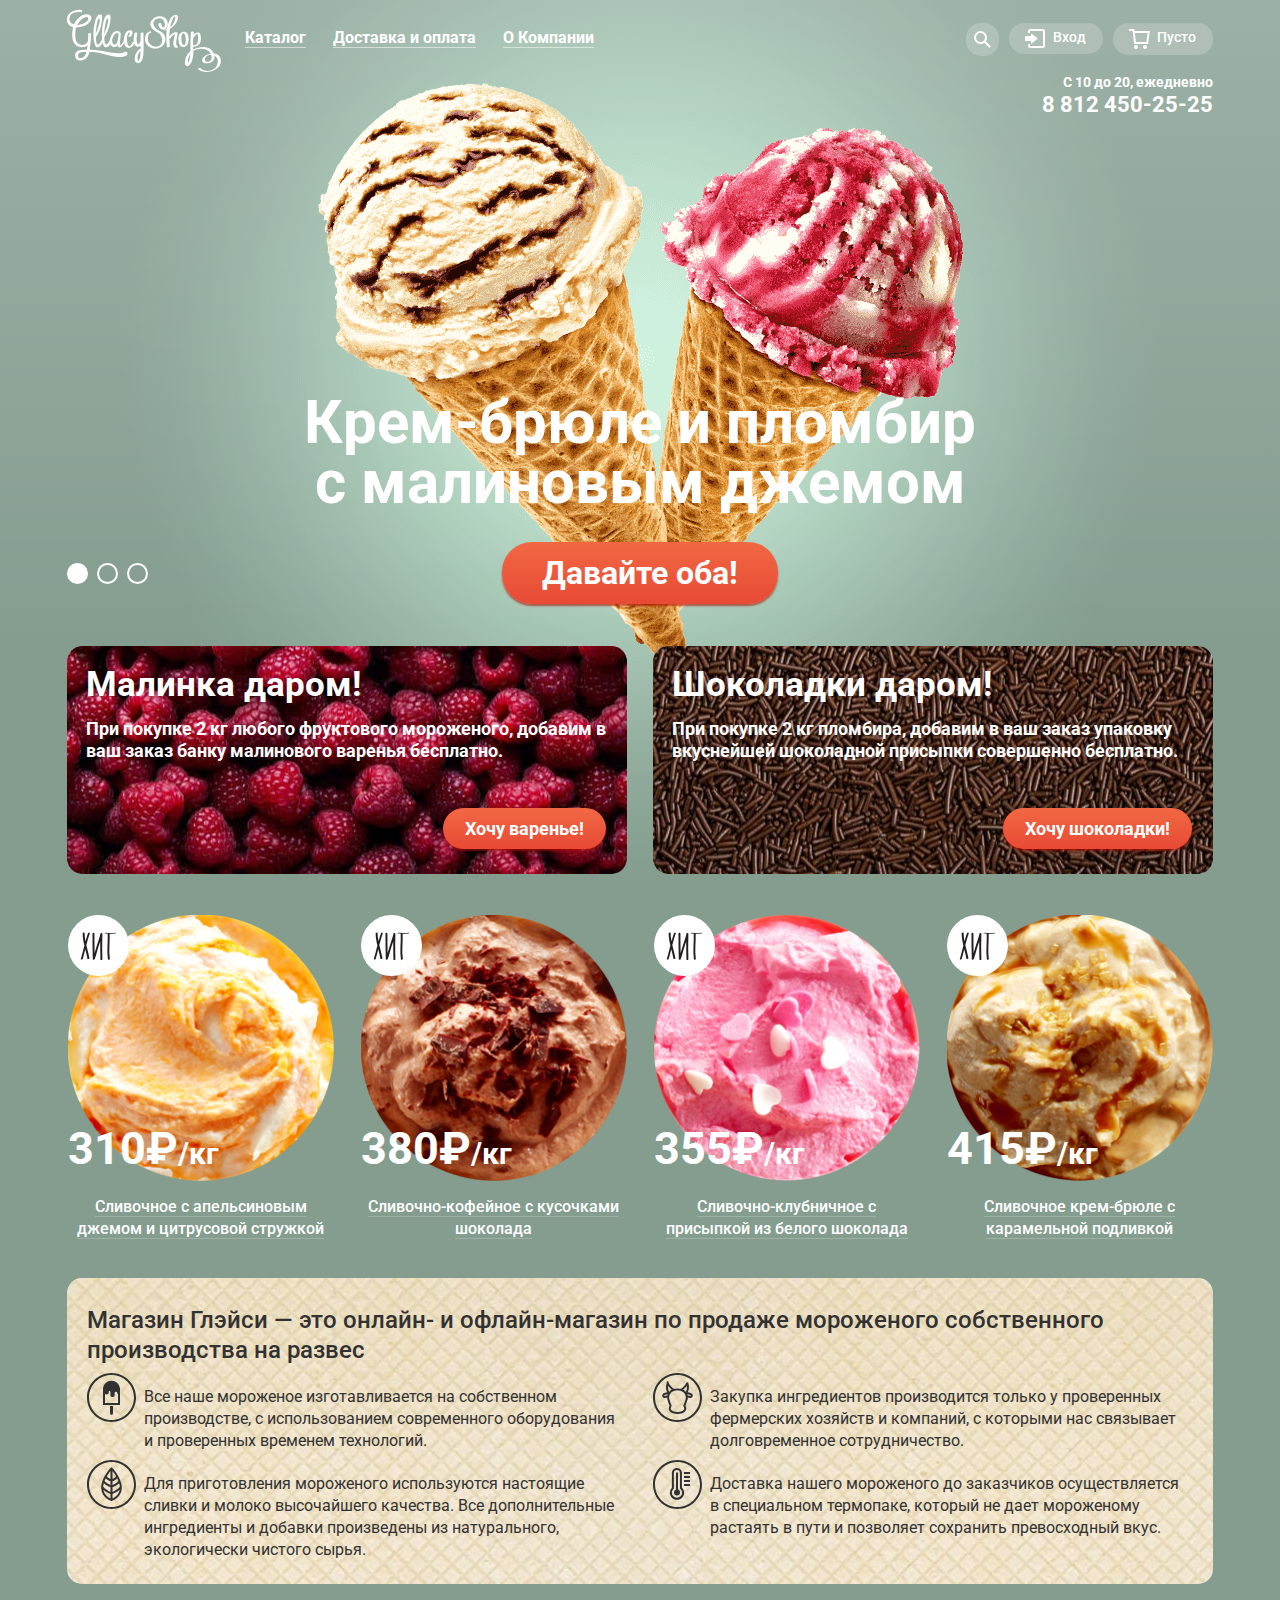
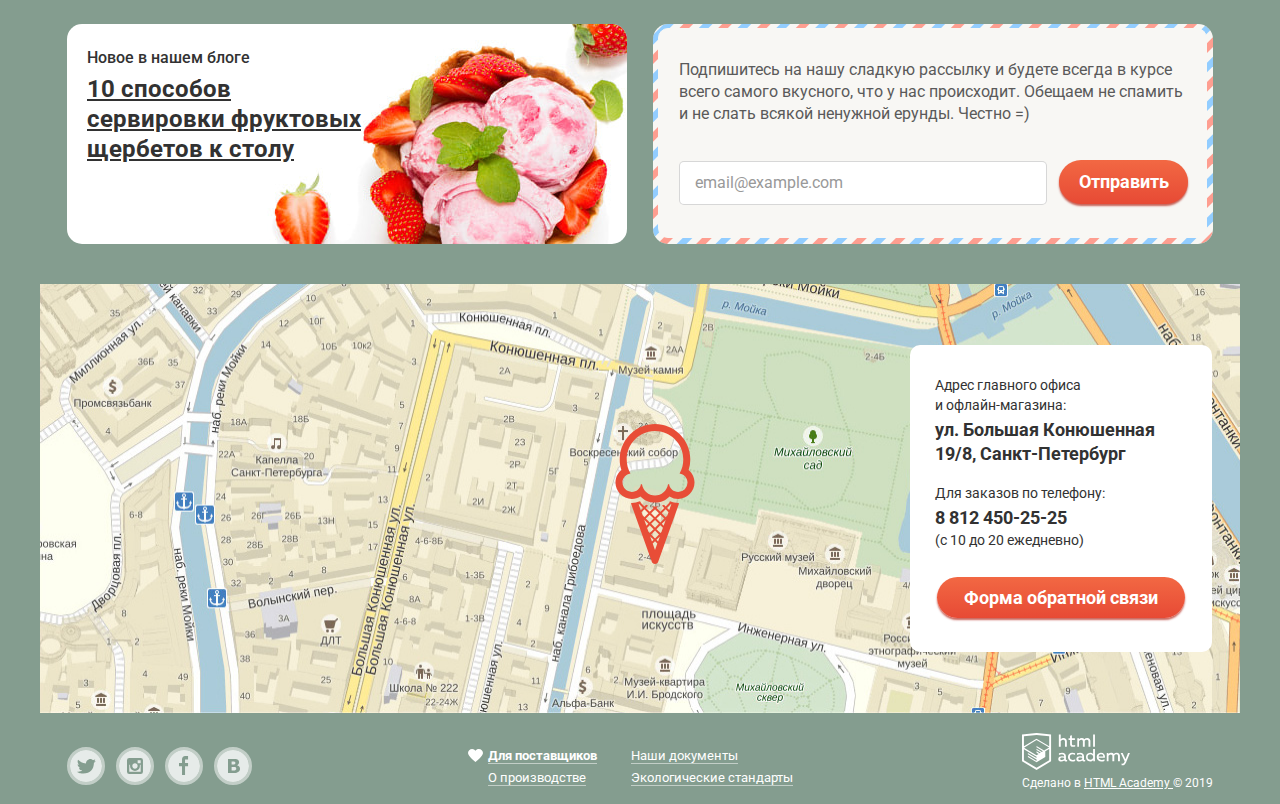
<file: index.html>
<!DOCTYPE html>
<html lang="ru">
  <head>
    <meta charset="utf-8">
    <meta name="viewport" content="width=device-width, initial-scale=1.0">
    <meta http-equiv="X-UA-Compatible" content="ie=edge">
    <title>Магазин мороженого "Глейси"</title>
    <link href="https://fonts.googleapis.com/css?family=Roboto:400,500,700&display=swap&subset=cyrillic" rel="stylesheet">
    <link rel="stylesheet" href="css/normalize.css">
    <link rel="stylesheet" href="css/style.min.css">
  </head>
  <body>
    <input class="slider-radio" type="radio" id="btn-1" name="toggle" checked>
    <input class="slider-radio" type="radio" id="btn-2" name="toggle">
    <input class="slider-radio" type="radio" id="btn-3" name="toggle">
    <div class="wrapper">
      <div class="wrap">
        <header class="header">
          <div class="header-top">
            <div class="header-top-left">
              <a class="header-logo">
                <img src="img/logo.svg" width="154" height="64" alt="Логотип Глейси">
              </a>
              <nav  class="nav">
                <ul class="nav-list">
                  <li class="nav-item">
                    <a class="nav-link" href="catalog.html"><span>Каталог</span></a>
                    <ul class="nav-select">
                      <li class="nav-select-item"><a class="nav-select-link nav-select-link--active" href="#">Новинки</a></li>
                      <li class="nav-select-item"><a class="nav-select-link" href="catalog.html">Сливочное</a></li>
                      <li class="nav-select-item"><a class="nav-select-link" href="#">Щербеты</a></li>
                      <li class="nav-select-item"><a class="nav-select-link" href="#">Фруктовый лед</a></li>
                      <li class="nav-select-item"><a class="nav-select-link" href="#">Мелорин</a></li>
                    </ul>
                  </li>
                  <li class="nav-item"><a class="nav-link" href="#"><span>Доставка и оплата</span></a></li>
                  <li class="nav-item"><a class="nav-link" href="#"><span>О Компании</span></a></li>
                </ul>
              </nav>
            </div>
            <ul class="top-btn-list">
              <li class="top-btn-item">
                <a class="top-btn top-btn--search" href="#">
                  <svg xmlns="http://www.w3.org/2000/svg" xmlns:xlink="http://www.w3.org/1999/xlink" width="17" height="17" viewBox="0 0 17 17">
                    <g fill="#FFF">
                      <path d="M16.958 15.527L11.75 10.32A6.455 6.455 0 0 0 13 6.5 6.5 6.5 0 1 0 6.5 13a6.465 6.465 0 0 0 3.839-1.263l5.205 5.204 1.414-1.414zM6.5 11C4.019 11 2 8.981 2 6.5S4.019 2 6.5 2 11 4.019 11 6.5 8.981 11 6.5 11z"/>
                    </g>
                  </svg>
                </a>
                <form class="form-search" action="https://echo.htmlacademy.ru" method="post">
                  <label class="visually-hidden" for="field-search" >Что ищем?</label>
                  <input class="text-field text-field--search" id="field-search" name="search" type="text" placeholder="Крем-брюле">
                </form>
              </li>
              <li class="top-btn-item">
                <a class="top-btn" href="#">
                  <svg xmlns="http://www.w3.org/2000/svg" xmlns:xlink="http://www.w3.org/1999/xlink" width="21" height="19" viewBox="0 0 21 19">
                    <g fill="#FFF">
                      <path d="M6 14.875L12.917 9.5 6 4.125v2.917H-.042v4.917H6z"/>
                      <path d="M18 0H5C3.9 0 3 .9 3 2v2h2V2h13v15H5v-2H3v2c0 1.1.9 2 2 2h13c1.1 0 2-.9 2-2V2c0-1.1-.9-2-2-2z"/>
                    </g>
                  </svg>
                  <span>Вход</span>
                </a>
                <form class="form-enter" action="https://echo.htmlacademy.ru" method="post">
                  <p>
                    <label class="visually-hidden" for="user-login">E-mail</label>
                    <input class="text-field" id="user-login" type="email" name="login" placeholder="Электронная почта">
                  </p>
                  <p>
                    <label class="visually-hidden" for="user-pass">Пароль</label>
                    <input class="text-field" id="user-pass" type="password" name="password" placeholder="Пароль">
                  </p>
                  <div class="index-columns">
                    <button class="btn" type="submit">Войти</button>
                    <ul class="form-enter-list">
                      <li class="form-enter-item"><a class="form-enter-link" href="#">Забыли пароль?</a></li>
                      <li class="form-enter-item"><a class="form-enter-link" href="#">Новая регистрация</a></li>
                    </ul>
                  </div>
                </form>
              </li>
              <li class="top-btn-item">
                <a class="top-btn" href="#">
                  <svg xmlns="http://www.w3.org/2000/svg" width="21" height="20" viewBox="0 0 21 20">
                    <g fill="#FFF">
                      <path d="M5.657 2.031L5.422 0H0v2h3.64l1.5 13h13.988l1.699-12.969H5.657zM17.372 13H6.922L5.888 4.031h12.66L17.372 13z"/>
                      <circle cx="6.984" cy="18" r="2"/>
                      <circle cx="15.984" cy="18" r="2"/>
                    </g>
                  </svg>
                  <span>Пусто</span>
                </a>
              </li>
            </ul>
          </div>

          <div class="header-bottom">
            <div class="header-bottom-left">
            </div>
            <div class="header-contact">
              <p class="header-contact-time">С 10 до 20, ежедневно</p>
              <p class="header-contact-tel"><a class="header-contact-link" href="tel:88124502525">8 812 450-25-25</a></p>
            </div>
          </div>
        </header>

        <main class="main">
          <h1 class="visually-hidden">Магазин мороженого "Глейси"</h1>

          <section class="slider">

            <div class="slider-inner">
              <div class="slider-slides">
                <div class="slider-slide">
                  <h2>Крем-брюле и пломбир с малиновым джемом</h2>
                  <a href="#" class="btn">Давайте оба!</a>
                  <img src="img/products/ice-cream1.png" width="1045" height="881" alt="крем брюле и пломбир с малиновым джемом">
                </div>

                <div class="slider-slide">
                  <h2>Шоколадный пломбир и лимонный сорбет</h2>
                  <a href="#" class="btn">Давайте оба!</a>
                  <img src="img/products/ice-cream2.png" width="1065" height="859" alt="Шоколадный пломбир и лимонный сорбет">
                </div>

                <div class="slider-slide">
                  <h2>Пломбир с помадкой и клубничный щербет</h2>
                  <a href="#" class="btn">Давайте оба!</a>
                  <img src="img/products/ice-cream3.png" width="1079" height="854" alt="Пломбир с помадкой и клубничный щербет">
                </div>
              </div>
            </div>
            <div class="slider-controls">
              <label for="btn-1"></label>
              <label for="btn-2"></label>
              <label for="btn-3"></label>
            </div>

          </section>

          <div class="index-columns">
            <section class="hot-offer hot-offer--raspberries">
              <h2 class="hot-offer-header">Малинка даром!</h2>
              <p class="hot-offer-descr">
                При покупке 2 кг любого фруктового мороженого, добавим в ваш заказ банку малинового
                варенья бесплатно.
              </p>
              <a href="#" class="btn">Хочу варенье!</a>
            </section>

            <section class="hot-offer hot-offer--shocolate">
              <h2 class="hot-offer-header">Шоколадки даром!</h2>
              <p class="hot-offer-descr">
                При покупке 2 кг пломбира, добавим в ваш заказ упаковку вкуснейшей шоколадной присыпки
                совершенно бесплатно.
              </p>
              <a href="#" class="btn">Хочу шоколадки!</a>
            </section>
          </div>

          <section class="products">
            <h2 class="visually-hidden">Популярные товары</h2>
            <ul class="products-list">
              <li class="products-item">
                <article class="product product--hit">
                  <h3 class="visually-hidden">Сливочное с апельсиновым джемом</h3>
                  <img class="product-img" src="img/products/1.png" width="267" height="267" alt="Сливочное с апельсиновым джемом и цитрусовой стружкой">
                  <p class="product-price"><span>310₽</span>/кг</p>
                  <a class="product-link" href="#"><span>Сливочное с апельсиновым джемом и цитрусовой стружкой</span></a>
                  <a href="#" class="btn">Быстрый просмотр</a>
                </article>
              </li>
              <li class="products-item">
                <article class="product product--hit">
                  <h3 class="visually-hidden">Сливочно-кофейное с кусочками шоколада</h3>
                  <img class="product-img" src="img/products/2.png" width="267" height="267" alt="Сливочно-кофейное с кусочками шоколада">
                  <p class="product-price"><span>380₽</span>/кг</p>
                  <a class="product-link" href="#"><span>Сливочно-кофейное с кусочками шоколада</span></a>
                  <a href="#" class="btn">Быстрый просмотр</a>
                </article>
              </li>
              <li class="products-item">
                <article class="product product--hit">
                  <h3 class="visually-hidden">Сливочно-клубничное с присыпкой из белого шоколада</h3>
                  <img class="product-img" src="img/products/3.png" width="267" height="267" alt="Сливочно-клубничное с присыпкой из белого шоколада">
                  <p class="product-price"><span>355₽</span>/кг</p>
                  <a class="product-link" href="#"><span>Сливочно-клубничное с присыпкой из белого шоколада</span></a>
                  <a href="#" class="btn">Быстрый просмотр</a>
                </article>
              </li>
              <li class="products-item">
                <article class="product product--hit">
                  <h3 class="visually-hidden">Сливочное крем-брюле с карамельной подливкой</h3>
                  <img class="product-img" src="img/products/4.png" width="267" height="267" alt="Сливочное крем-брюле с карамельной подливкой">
                  <p class="product-price"><span>415₽</span>/кг</p>
                  <a class="product-link" href="#"><span>Сливочное крем-брюле с карамельной подливкой</span></a>
                  <a href="#" class="btn">Быстрый просмотр</a>
                </article>
              </li>
            </ul>
          </section>

          <section class="store-desc">
            <h2 class="store-desc-header">Магазин Глэйси — это онлайн- и офлайн-магазин по продаже мороженого собственного производства на развес</h2>
            <ul class="store-desc-list">
              <li class="store-desc-item">
                Все наше мороженое изготавливается на собственном производстве,
                с использованием современного оборудования и проверенных временем
                технологий.
              </li>
              <li class="store-desc-item">
                Закупка ингредиентов  производится только у проверенных фермерских хозяйств и компаний,
                с которыми нас связывает долговременное сотрудничество.
              </li>
              <li class="store-desc-item">
                Для приготовления мороженого используются настоящие сливки и молоко высочайшего качества.
                Все дополнительные ингредиенты и добавки произведены из натурального, экологически чистого сырья.
              </li>
              <li class="store-desc-item">
                Доставка нашего мороженого до заказчиков осуществляется в специальном термопаке,
                который не дает мороженому растаять в пути и позволяет сохранить превосходный вкус.
              </li>
            </ul>
          </section>

          <div class="index-columns">
            <section class="news">
              <h2 class="news-header">Новое в нашем блоге</h2>
              <p class="news-descr">
                <a class="news-link" href="#">10 способов сервировки фруктовых щербетов к столу</a>
              </p>
            </section>

            <section class="mailing">
              <div class="mailing-inner">
                <h2 class="visually-hidden">Рассылка</h2>
                <p class="mailing-descr">
                  Подпишитесь на нашу сладкую рассылку и будете всегда в курсе всего самого вкусного,
                  что у нас происходит. Обещаем не спамить и не слать всякой ненужной ерунды. Честно =)
                </p>
                <form action="https://echo.htmlacademy.ru" method="post">
                  <label class="visually-hidden" for="mailing">E-mail:</label>
                  <input class="text-field" id="mailing" type="email" name="email" placeholder="email@example.com">
                  <button class="btn" type="submit">Отправить</button>
                </form>
              </div>
            </section>
          </div>
        </main>
      </div>

      <section class="map">
        <h2 class="visually-hidden">Месторасположение магазина Глейси</h2>
        <img class="map-img" src="img/backgrounds/map.jpg" width="1200" height="430" alt="Адрес магазина: ул. Большая Конюшенная 19/8, Санкт-Петербург">
        <iframe src="https://yandex.ru/map-widget/v1/?um=constructor%3A9e45567147de2c7eeb05b286ff4514483d47f387938e6c20223e4c04a1616e13&amp;source=constructor"></iframe>
        <img class="map-pin" src="img/icons/pin.svg" width="80" height="140" alt="Указатель">
        <div class="map-descr">
          <div class="map-wrap">
            <p class="map-label map-label--top">Адрес главного офиса и офлайн-магазина:</p>
            <p class="map-content">ул. Большая Конюшенная 19/8, Санкт-Петербург</p>
          </div>
          <div class="map-wrap">
            <p class="map-label">Для заказов по телефону:</p>
            <p class="map-content"><a class="map-content-link" href="tel:88124502525">8 812 450-25-25</a></p>
            <p class="map-label">(с 10 до 20 ежедневно)</p>
          </div>
          <a href="#" class="btn">Форма обратной связи</a>
        </div>
      </section>

      <div class="wrap">
        <footer class="footer">
          <ul class="social-list">
            <li class="social-item">
              <a class="social-link" href="#">
                <svg xmlns="http://www.w3.org/2000/svg" width="32" height="32" viewBox="0 0 32 32">
                  <path fill="rgba(255, 255, 255, 0.8)" d="M16 0C7.164 0 0 7.164 0 16c0 8.837 7.164 16 16 16 8.837 0 16-7.163 16-16 0-8.836-7.163-16-16-16zm7.944 12.809c-.251 6.516-3.463 10.832-10.992 10.702h-.486c-.447 0-4.543-.443-5.344-1.823 2.479.19 4.247-.406 5.12-1.136-1.048-.289-2.923-.461-3.251-2.848.384.104.618.221 1.299.113-1.307-.824-2.758-1.519-2.679-3.643.311.317 1.164.518 1.46.457-.768-.233-2.149-3.244-.974-4.781 1.984 1.79 4.075 3.482 7.804 3.643.227-2.214 1.24-3.699 3.168-4.325 1.84-.479 3.255.26 3.901 1.138.737-.224 1.453-.466 2.193-.685-.004.833-.569 1.463-.935 1.709.747.165 1.423-.475 1.423-.475-.184.963-1.094 1.725-1.707 1.954z"/>
                </svg>
              </a>
            </li>
            <li class="social-item">
              <a class="social-link" href="#">
                <svg xmlns="http://www.w3.org/2000/svg" width="32" height="32" viewBox="0 0 32 32">
                  <g fill="rgba(255, 255, 255, 0.8)">
                    <path d="M20.916 16a4.938 4.938 0 1 1-9.877 0c0-.394.051-.773.138-1.14h-.897v6.838h11.396V14.86h-.897c.086.367.137.746.137 1.14z"/>
                    <path d="M15.978 18.659c1.466 0 2.659-1.193 2.659-2.659s-1.193-2.659-2.659-2.659c-1.466 0-2.659 1.193-2.659 2.659s1.192 2.659 2.659 2.659zM18.637 10.302h3.039v3.039h-3.039z"/>
                    <path d="M16 0C7.164 0 0 7.164 0 16c0 8.837 7.164 16 16 16 8.837 0 16-7.163 16-16 0-8.836-7.163-16-16-16zm7.955 21.698a2.285 2.285 0 0 1-2.279 2.279H10.279A2.285 2.285 0 0 1 8 21.698V10.302a2.286 2.286 0 0 1 2.279-2.279h11.396a2.286 2.286 0 0 1 2.279 2.279v11.396z"/>
                </g>
              </svg>
              </a>
            </li>
            <li class="social-item">
              <a class="social-link" href="#">
                <svg xmlns="http://www.w3.org/2000/svg" width="32" height="32" viewBox="0 0 32 32">
                  <path fill="rgba(255, 255, 255, 0.8)" d="M16 0C7.164 0 0 7.163 0 16s7.164 16 16 16c8.837 0 16-7.164 16-16S24.837 0 16 0zm4.062 9.455h-3.021v3.444h3.021v3.445h-3.021v8.61H14.02v-8.61H11v-3.445h3.021V9.455c0-1.902 1.353-3.445 3.021-3.445h3.021v3.445z"/>
                </svg>
              </a>
            </li>
            <li class="social-item">
              <a class="social-link" href="#">
                <svg xmlns="http://www.w3.org/2000/svg" width="32" height="32" viewBox="0 0 32 32">
                  <g fill="rgba(255, 255, 255, 0.8)">
                    <path d="M16.637 14.495c.402-.019.719-.082.951-.188.326-.145.54-.33.641-.559.101-.229.15-.496.15-.797 0-.232-.058-.465-.174-.697-.116-.232-.322-.405-.617-.517-.264-.1-.592-.155-.984-.165a76.242 76.242 0 0 0-1.652-.014h-.339v2.965h.565c.571 0 1.057-.009 1.459-.028zM18.118 17.084c-.282-.081-.672-.125-1.166-.132a127.97 127.97 0 0 0-1.55-.009h-.79v3.493h.264c1.014 0 1.74-.003 2.18-.009a3.2 3.2 0 0 0 1.212-.245c.377-.157.633-.364.774-.625s.214-.562.214-.9c0-.446-.088-.788-.261-1.03-.17-.241-.464-.423-.877-.543z"/>
                    <path d="M16 0C7.164 0 0 7.164 0 16c0 8.837 7.164 16 16 16 8.837 0 16-7.163 16-16 0-8.836-7.163-16-16-16zm6.602 20.531a3.73 3.73 0 0 1-1.124 1.327c-.552.415-1.161.71-1.823.886s-1.501.264-2.519.264h-6.121V8.987h5.443c1.13 0 1.957.038 2.48.113a5.126 5.126 0 0 1 1.561.5c.533.27.929.632 1.189 1.087.26.455.392.975.392 1.558 0 .678-.179 1.278-.536 1.795-.358.518-.863.92-1.517 1.208v.075c.917.182 1.642.559 2.179 1.13.537.571.807 1.325.807 2.261 0 .678-.138 1.283-.411 1.817z"/>
                  </g>
              </svg>
              </a>
            </li>
          </ul>

          <ul class="additionally-list">
            <li class="additionally-item"><a class="additionally-link additionally-link--bold" href="#"><span>Для поставщиков</span></a></li>
            <li class="additionally-item"><a class="additionally-link" href="#"><span>О производстве</span></a></li>
            <li class="additionally-item"><a class="additionally-link" href="#"><span>Наши документы</span></a></li>
            <li class="additionally-item"><a class="additionally-link" href="#"><span>Экологические стандарты</span></a></li>
          </ul>

          <div class="madein">
            <p>
              <img class="madein-logo" src="img/logo-htmlacademy.svg" width="108" height="39" alt="Логотип HTML Academy">
            </p>
            <p class="madein-descr">
              Сделано в <a class="madein-link" href="https://htmlacademy.ru">HTML Academy </a>© 2019
            </p>
          </div>
        </footer>
      </div>

      <section class="modal-feedback">
        <button class="modal-close" type="button">
          <span class="visually-hidden">Закрыть окно</span>
          <svg xmlns="http://www.w3.org/2000/svg" width="18" height="17" viewBox="0 0 18 17">
            <path fill="#231F20" d="M17.454 1.46L16.04.046 9 7.086 1.96.046.546 1.46l7.04 7.04-7.04 7.04 1.414 1.414L9 9.914l7.04 7.04 1.414-1.414-7.04-7.04z"/>
          </svg>
        </button>
        <h2>Мы обязательно вам ответим!</h2>
        <form action="https://echo.htmlacademy.ru" method="post">
          <p>
            <label class="visually-hidden" for="user-name">Ваше имя</label>
            <input class="text-field" id="user-name" type="text" name="fullname" placeholder="Имя Фамилия">
          </p>
          <p>
            <label class="visually-hidden" for="user-email">Адрес электронной почты</label>
            <input class="text-field" id="user-email" type="email" name="user-email" placeholder="email@example.com">
          </p>
          <p>
            <label class="visually-hidden" for="mess">Текст сообщения</label>
            <textarea class="modal-feedback-message" id="mess" name="text-message" cols="30" rows="10" placeholder="В свободной форме"></textarea>
          </p>
          <div class="modal-feedback-bottom">
            <button class="btn" type="submit">Отправить</button>
          </div>

        </form>
      </section>
    </div>
    <script src="js/modal.min.js"></script>
  </body>
</html>
</file>
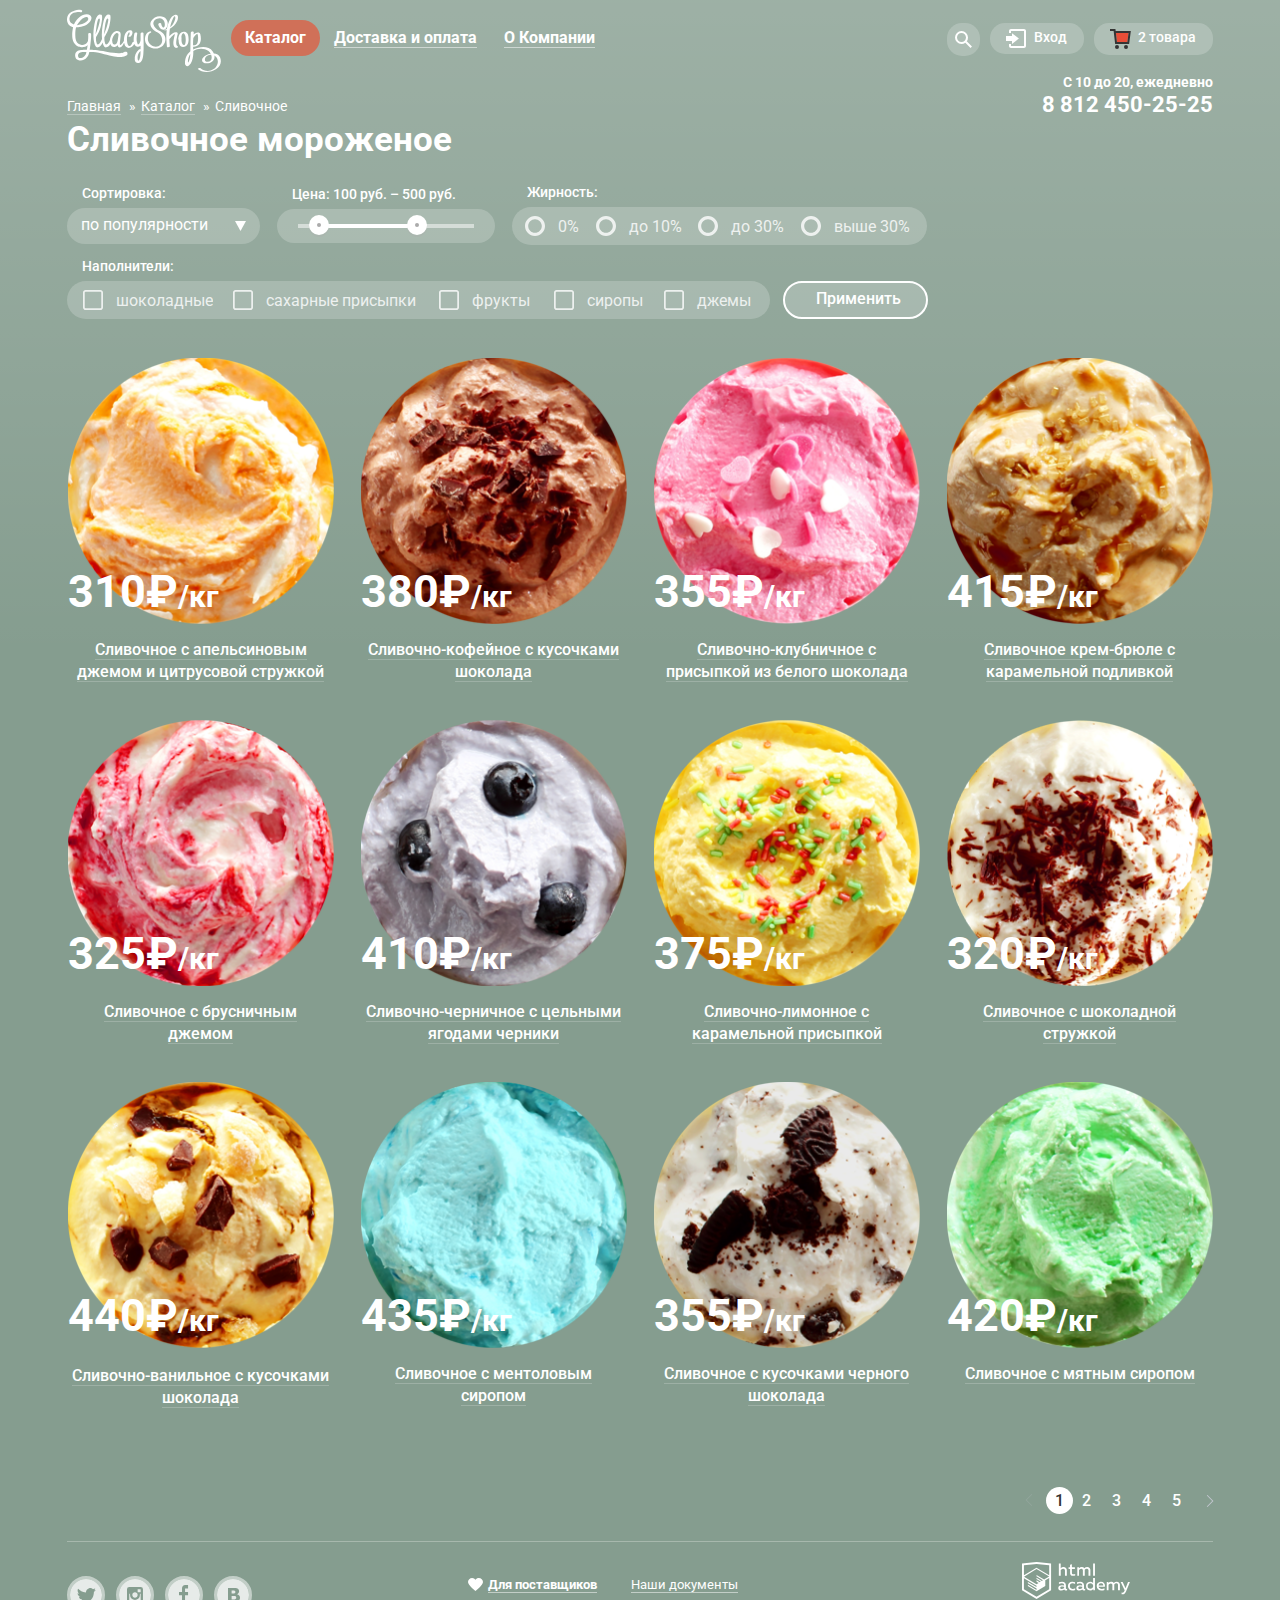
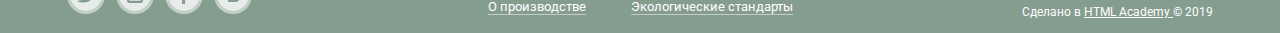
<file: catalog.html>
<!DOCTYPE html>
<html lang="en">
<head>
  <meta charset="UTF-8">
  <meta name="viewport" content="width=device-width, initial-scale=1.0">
  <meta http-equiv="X-UA-Compatible" content="ie=edge">
  <link href="https://fonts.googleapis.com/css?family=Roboto:400,500,700&display=swap&subset=cyrillic" rel="stylesheet">
  <link rel="stylesheet" href="css/normalize.css">
  <link rel="stylesheet" href="css/style.min.css">
  <title>Каталог</title>
</head>
<body>
  <div class="wrapper">
    <div class="wrap">
      <header class="header">
        <div class="header-top">
          <div class="header-top-left">
            <a class="header-logo" href="index.html">
              <img src="img/logo.svg" width="154" height="64" alt="Логотип Глейси">
            </a>
            <nav  class="nav">
              <ul class="nav-list">
                <li class="nav-item">
                  <a class="nav-link-active" href="catalog.html"><span>Каталог</span></a>
                  <ul class="nav-select">
                    <li class="nav-select-item"><a class="nav-select-link nav-select-link--important" href="#">Новинки</a></li>
                    <li class="nav-select-item"><a class="nav-select-link nav-select-link--active" href="#">Сливочное</a></li>
                    <li class="nav-select-item"><a class="nav-select-link" href="#">Щербеты</a></li>
                    <li class="nav-select-item"><a class="nav-select-link" href="#">Фруктовый лед</a></li>
                    <li class="nav-select-item"><a class="nav-select-link" href="#">Мелорин</a></li>
                  </ul>
                </li>
                <li class="nav-item"><a class="nav-link" href="#"><span>Доставка и оплата</span></a></li>
                <li class="nav-item"><a class="nav-link" href="#"><span>О Компании</span></a></li>
              </ul>
            </nav>
          </div>
          <ul class="top-btn-list">
            <li class="top-btn-item">
              <a class="top-btn top-btn--search">
                <svg xmlns="http://www.w3.org/2000/svg" xmlns:xlink="http://www.w3.org/1999/xlink" width="17" height="17" viewBox="0 0 17 17">
                  <g fill="#FFF">
                    <path d="M16.958 15.527L11.75 10.32A6.455 6.455 0 0 0 13 6.5 6.5 6.5 0 1 0 6.5 13a6.465 6.465 0 0 0 3.839-1.263l5.205 5.204 1.414-1.414zM6.5 11C4.019 11 2 8.981 2 6.5S4.019 2 6.5 2 11 4.019 11 6.5 8.981 11 6.5 11z"/>
                  </g>
                </svg>
              </a>
              <form class="form-search" action="https://echo.htmlacademy.ru" method="post">
                <label class="visually-hidden" for="field-search" >Что ищем?</label>
                <input class="text-field text-field--search" id="field-search" name="search" type="text" placeholder="Крем-брюле">
              </form>
            </li>
            <li class="top-btn-item">
              <a class="top-btn">
                <svg xmlns="http://www.w3.org/2000/svg" xmlns:xlink="http://www.w3.org/1999/xlink" width="21" height="19" viewBox="0 0 21 19">
                  <g fill="#FFF">
                    <path d="M6 14.875L12.917 9.5 6 4.125v2.917H-.042v4.917H6z"/>
                    <path d="M18 0H5C3.9 0 3 .9 3 2v2h2V2h13v15H5v-2H3v2c0 1.1.9 2 2 2h13c1.1 0 2-.9 2-2V2c0-1.1-.9-2-2-2z"/>
                  </g>
                </svg>
                <span>Вход</span>
              </a>
              <form class="form-enter" action="https://echo.htmlacademy.ru" method="post">
                <p>
                  <label class="visually-hidden" for="user-login">E-mail</label>
                  <input class="text-field" id="user-login" type="email" name="login" placeholder="Электронная почта">
                </p>
                <p>
                  <label class="visually-hidden" for="user-pass">Пароль</label>
                  <input class="text-field" id="user-pass" type="password" name="password" placeholder="Пароль">
                </p>
                <div class="index-columns">
                  <button class="btn" type="submit">Войти</button>
                  <ul class="form-enter-list">
                    <li class="form-enter-item"><a class="form-enter-link" href="#">Забыли пароль?</a></li>
                    <li class="form-enter-item"><a class="form-enter-link" href="#">Новая регистрация</a></li>
                  </ul>
                </div>
              </form>
            </li>
            <li class="top-btn-item">
              <button class="top-btn">
                <svg xmlns="http://www.w3.org/2000/svg" width="21" height="20" viewBox="0 0 21 20">
                  <path fill="#E84D37" d="M5.888 4.031L6.922 13h10.45l1.176-8.969z"/>
                  <circle fill="#343434" cx="6.984" cy="18" r="2"/>
                  <circle fill="#343434" cx="15.984" cy="18" r="2"/>
                  <path fill="#343434" d="M5.657 2.031L5.422 0H0v2h3.64l1.5 13h13.988l1.699-12.969H5.657zM17.372 13H6.922L5.888 4.031h12.66L17.372 13z"/>
                </svg>
                <span>2 товара</span>
              </button>
              <div class="basket">
                <table class="basket-list">
                  <tr class="basket-item">
                    <td class="basket-btn">
                      <button class="btn-del" type="button">
                        <svg xmlns="http://www.w3.org/2000/svg" width="11" height="11" viewBox="0 0 11 11">
                          <path fill="#231F20" d="M10.979.728l-.708-.707L5.5 4.792.729.021.021.728 4.793 5.5.021 10.271l.707.708L5.5 6.207l4.771 4.772.708-.708L6.207 5.5z"/>
                        </svg>
                      </button>
                    </td>
                    <td><img src="img/products/1sm.png" width="33" height="33" alt="Пломбир с апельсиновым джемом"></td>
                    <td class="basket-name"><a class="basket-link" href="#"><span>Пломбир с апельсиновым джемом</span></a></td>
                    <td class="basket-price">1,5кг х <span>200 руб.</span></td>
                    <td class="basket-cost">300 руб.</td>
                  </tr>
                  <tr class="basket-item">
                    <td class="basket-btn">
                      <button class="btn-del" type="button">
                        <svg xmlns="http://www.w3.org/2000/svg" width="11" height="11" viewBox="0 0 11 11">
                          <path fill="#231F20" d="M10.979.728l-.708-.707L5.5 4.792.729.021.021.728 4.793 5.5.021 10.271l.707.708L5.5 6.207l4.771 4.772.708-.708L6.207 5.5z"/>
                        </svg>
                      </button>
                    </td>
                    <td><img src="img/products/3sm.png" width="33" height="33" alt="Клубничный пломбир с присыпкой из белого шоколада"></td>
                    <td class="basket-name"><a class="basket-link" href="#"><span>Клубничный пломбир с присыпкой из белого шоколада</span></a></td>
                    <td class="basket-price">1,5кг х <span>300 руб.</span></td>
                    <td class="basket-cost">450 руб.</td>
                  </tr>
                </table>
                <div class="hr hr--basket"></div>
                <p class="basket-total">Итого:750 руб.</p>
                <a class="btn" href="#">Оформить заказ</a>
              </div>
            </li>
          </ul>
        </div>

        <div class="heder-bottom">
          <div class="header-bottom-left">
            <ul class="breadcrumbs">
              <li class="breadcrumbs-item">
                <a class="breadcrumbs-link" href="index.html"><span>Главная</span></a>
                <span class="breadcrumbs-delimiter">»</span>
              </li>
              <li class="breadcrumbs-item">
                <a class="breadcrumbs-link" href="catalog.html"><span>Каталог</span></a>
                <span class="breadcrumbs-delimiter">»</span>
              </li>
              <li class="breadcrumbs-item">Сливочное</li>
            </ul>
          </div>
          <div class="header-contact">
            <p class="header-contact-time">С 10 до 20, ежедневно</p>
            <p class="header-contact-tel"><a class="header-contact-link" href="tel:88124502525">8 812 450-25-25</a></p>
          </div>
        </div>
      </header>

      <main>
        <h1 class="main-header">Сливочное мороженое</h1>
        <section class="filters">

          <h2 class="visually-hidden">Фильтр товаров</h2>

          <form class="filtres-form" action="https://echo.htmlacademy.ru" method="post">

                <fieldset class="filter">
                  <legend class="filter-subtitle">Сортировка:</legend>
                     <div class="filter-sort">
                      <select class="filter-sort-list" id="sort" name="sort-name">
                        <option class="filter-sort-item" value="popular">по популярности</option>
                        <option class="filter-sort-item" value="price-up">сначала недорогие</option>
                        <option class="filter-sort-item" value="price-down">сначала дорогие</option>
                      </select>
                      <svg xmlns="http://www.w3.org/2000/svg" width="11" height="10" viewBox="0 0 11 10">
                        <path fill="#ffffff" d="M5.5 10L0 0h11"/>
                      </svg>
                     </div>
                </fieldset>

                <fieldset class="filter">
                  <legend class="filter-subtitle">Цена: 100 руб. – 500 руб.</legend>
                    <div class="filter-range">
                      <div class="scroll-bar-left"></div>
                      <div class="scroll-bar-center"></div>
                      <div class="scroll-bar-right"></div>
                      <div class="scroll-bar-param scroll-bar-param--left"></div>
                      <div class="scroll-bar-param scroll-bar-param--right"></div>
                      <input id="price" type="range" name="price" min="0" max="1000">
                    </div>
                </fieldset>

                <fieldset class="filter filter--fit">
                  <legend class="filter-subtitle">Жирность:</legend>
                  <ul class="filter-body">
                    <li  class="radio-item">
                      <label class="radio-label" for="milk1">
                        <input class="radio-input visually-hidden" id="milk1" type="radio" name="milk-fat" value="1">
                        <span class="radio-indicator"></span>
                        0%
                      </label>
                    </li>
                    <li class="radio-item">
                      <label class="radio-label" for="milk2">
                        <input class="radio-input visually-hidden" id="milk2" type="radio" name="milk-fat" value="2">
                        <span class="radio-indicator"></span>
                        до 10%
                      </label>
                    </li>
                    <li class="radio-item">
                      <label class="radio-label" for="milk3">
                        <input class="radio-input visually-hidden" id="milk3" type="radio" name="milk-fat" value="3">
                        <span class="radio-indicator"></span>
                        до 30%
                      </label>
                    </li>
                    <li class="radio-item">
                      <label class="radio-label" for="milk4">
                        <input class="radio-input visually-hidden" id="milk4" type="radio" name="milk-fat" value="4">
                        <span class="radio-indicator"></span>
                        выше 30%
                      </label>
                    </li>
                  </ul>
                </fieldset>

                <fieldset class="filter filter--additives">
                  <legend class="filter-subtitle">Наполнители:</legend>
                  <ul class="filter-body">
                    <li class="checkbox-item">
                      <label class="checkbox-label" for="checkChoco">
                        <input class="checkbox-input visually-hidden" type="checkbox" name="choco" id="checkChoco">
                        <span class="checkbox-indicator"></span>
                        шоколадные
                      </label>
                    </li>
                    <li class="checkbox-item">
                      <label class="checkbox-label" for="checkShugar">
                        <input class="checkbox-input visually-hidden visually-hidden" type="checkbox" name="shugar" id="checkShugar">
                        <span class="checkbox-indicator"></span>
                        сахарные присыпки
                      </label>
                    </li>
                    <li class="checkbox-item">
                      <label class="checkbox-label" for="checkFruit">фрукты
                        <input class="checkbox-input visually-hidden" type="checkbox" name="fruit" id="checkFruit">
                        <span class="checkbox-indicator"></span>
                      </label>
                    </li>
                    <li class="checkbox-item">
                      <label class="checkbox-label" for="checkSyrup">сиропы
                        <input class="checkbox-input visually-hidden" type="checkbox" name="syrup" id="checkSyrup">
                        <span class="checkbox-indicator"></span>
                      </label>
                    </li>
                    <li class="checkbox-item">
                      <label class="checkbox-label" for="checkJam">
                        <input class="checkbox-input visually-hidden" type="checkbox" name="jam" id="checkJam">
                        <span class="checkbox-indicator"></span>
                        джемы
                      </label>
                    </li>
                  </ul>
                </fieldset>

            <button class="filter-btn" type="submit">Применить</button>

          </form>
        </section>

        <section class="products">
          <h2 class="visually-hidden">Список продукции</h2>
          <ul class="products-list">
            <li class="products-item">
              <article class="product">
                <h3 class="visually-hidden">Сливочно-кофейное с кусочками шоколада</h3>
                <img class="product-img" src="img/products/1.png" width="267" height="267" alt="Сливочное с апельсиновым джемом и цитрусовой стружкой">
                <p class="product-price"><span>310₽</span>/кг</p>
                <a class="product-link" href="#"><span>Сливочное с апельсиновым джемом и цитрусовой стружкой</span></a>
                <a class="btn">Быстрый просмотр</a>
              </article>

            </li>
            <li class="products-item">
              <article class="product">
                <h3 class="visually-hidden">Сливочно-кофейное с кусочками шоколада</h3>
                <img class="product-img" src="img/products/2.png" width="267" height="267" alt="Сливочно-кофейное с кусочками шоколада">
                <p class="product-price"><span>380₽</span>/кг</p>
                <a class="product-link" href="#"><span>Сливочно-кофейное с кусочками шоколада</span></a>
                <a class="btn">Быстрый просмотр</a>
              </article>
            </li>
            <li class="products-item">
              <article class="product">
                <h3 class="visually-hidden">Сливочно-клубничное с присыпкой из белого шоколада</h3>
                <img class="product-img" src="img/products/3.png" width="267" height="267" alt="Сливочно-клубничное с присыпкой из белого шоколада">
                <p class="product-price"><span>355₽</span>/кг</p>
                <a class="product-link" href="#"><span>Сливочно-клубничное с присыпкой из белого шоколада</span></a>
                <a class="btn">Быстрый просмотр</a>
              </article>
            </li>
            <li class="products-item">
              <article class="product">
                <h3 class="visually-hidden">Сливочное крем-брюле с карамельной подливкой</h3>
                <img class="product-img" src="img/products/4.png" width="267" height="267" alt="Сливочное крем-брюле с карамельной подливкой">
                <p class="product-price"><span>415₽</span>/кг</p>
                <a class="product-link" href="#"><span>Сливочное крем-брюле с карамельной подливкой</span></a>
                <a class="btn">Быстрый просмотр</a>
              </article>
            </li>
            <li class="products-item">
              <article class="product">
                <h3 class="visually-hidden">Сливочное с брусничным джемом</h3>
                <img class="product-img" src="img/products/5.png" width="267" height="267" alt="Сливочное с брусничным джемом">
                <p class="product-price"><span>325₽</span>/кг</p>
                <a class="product-link" href="#"><span>Сливочное с брусничным джемом</span></a>
                <a class="btn">Быстрый просмотр</a>
              </article>
            </li>
            <li class="products-item">
              <article class="product">
                <h3 class="visually-hidden">Сливочно-черничное с цельными ягодами черники</h3>
                <img class="product-img" src="img/products/6.png" width="267" height="267" alt="Сливочно-черничное с цельными ягодами черники">
                <p class="product-price"><span>410₽</span>/кг</p>
                <a class="product-link" href="#"><span>Сливочно-черничное с цельными ягодами черники</span></a>
                <a class="btn">Быстрый просмотр</a>
              </article>
            </li>
            <li class="products-item">
              <article class="product">
                <h3 class="visually-hidden">Сливочно-лимонное с карамельной присыпкой</h3>
                <img class="product-img" src="img/products/7.png" width="267" height="267" alt="Сливочно-лимонное с карамельной присыпкой">
                <p class="product-price"><span>375₽</span>/кг</p>
                <a class="product-link" href="#"><span>Сливочно-лимонное с карамельной присыпкой</span></a>
                <a class="btn">Быстрый просмотр</a>
              </article>
            </li>
            <li class="products-item">
              <article class="product">
                <h3 class="visually-hidden">Сливочное с шоколадной стружкой</h3>
                <img class="product-img" src="img/products/8.png" width="267" height="267" alt="Сливочное с шоколадной стружкой">
                <p class="product-price"><span>320₽</span>/кг</p>
                <a class="product-link" href="#"><span>Сливочное с шоколадной стружкой</span></a>
                <a class="btn">Быстрый просмотр</a>
              </article>
            </li>
            <li class="products-item">
              <article class="product">
                <h3 class="visually-hidden">Сливочно-ванильное с кусочками шоколада</h3>
                <img class="product-img" src="img/products/9.png" width="267" height="267" alt="Сливочно-ванильное с кусочками шоколада">
                <p class="product-price"><span>440₽</span>/кг</p>
                <a class="product-link pt2" href="#"><span>Сливочно-ванильное с кусочками шоколада</span></a>
                <a class="btn">Быстрый просмотр</a>
              </article>
            </li>
            <li class="products-item">
              <article class="product">
                <h3 class="visually-hidden">Сливочноe с ментоловым сиропом</h3>
                <img class="product-img" src="img/products/10.png" width="267" height="267" alt="Сливочноe с ментоловым сиропом">
                <p class="product-price"><span>435₽</span>/кг</p>
                <a class="product-link" href="#"><span>Сливочноe с ментоловым сиропом</span></a>
                <a class="btn">Быстрый просмотр</a>
              </article>
            </li>
            <li class="products-item">
              <article class="product">
                <h3 class="visually-hidden">Сливочно-кофейное с кусочками черного шоколада</h3>
                <img class="product-img" src="img/products/11.png" width="267" height="267" alt="Сливочно-кофейное с кусочками черного шоколада">
                <p class="product-price"><span>355₽</span>/кг</p>
                <a class="product-link" href="#"><span>Сливочное с кусочками черного шоколада</span></a>
                <a class="btn">Быстрый просмотр</a>
              </article>
            </li>
            <li class="products-item">
              <article class="product">
                <h3 class="visually-hidden">Сливочное с мятным сиропом</h3>
                <img class="product-img" src="img/products/12.png" width="267" height="267" alt="Сливочное с мятным сиропом">
                <p class="product-price"><span>420₽</span>/кг</p>
                <a class="product-link" href="#"><span>Сливочное с мятным сиропом</span></a>
                <a class="btn">Быстрый просмотр</a>
              </article>
            </li>
          </ul>
        </section>

        <section class="pag">
          <h2 class="visually-hidden">Навигация по страницам</h2>
          <ul class="pag-list">
            <li class="pag-item">
              <a class="pag-link pag-link-prev pag-link--disabled">
                <svg xmlns="http://www.w3.org/2000/svg" width="8" height="12" viewBox="0 0 8 12">
                  <path fill="#C1C6CE" d="M7.237 5.642L1.73.132c-.2-.197-.52-.197-.717 0s-.198.52 0 .717L6.163 6l-5.15 5.15c-.2.198-.2.52 0 .717.098.1.228.148.357.148.13 0 .26-.05.358-.148l5.51-5.51c.198-.197.198-.517 0-.715z"/>
                </svg>
              </a>
            </li>
            <li class="pag-item"><a class="pag-link pag-link--current">1</a></li>
            <li class="pag-item"><a class="pag-link" href="#">2</a></li>
            <li class="pag-item"><a class="pag-link" href="#">3</a></li>
            <li class="pag-item"><a class="pag-link" href="#">4</a></li>
            <li class="pag-item"><a class="pag-link" href="#">5</a></li>
            <li class="pag-item">
              <a class="pag-link pag-link-next" href="#">
                <svg xmlns="http://www.w3.org/2000/svg" width="8" height="12" viewBox="0 0 8 12">
                  <path fill="#C1C6CE" d="M7.237 5.642L1.73.132c-.2-.197-.52-.197-.717 0s-.198.52 0 .717L6.163 6l-5.15 5.15c-.2.198-.2.52 0 .717.098.1.228.148.357.148.13 0 .26-.05.358-.148l5.51-5.51c.198-.197.198-.517 0-.715z"/>
                </svg>
              </a>
            </li>
          </ul>
        </section>
        <div class="hr"></div>
      </main>

      <footer class="footer">
        <ul class="social-list">
          <li class="social-item">
            <a class="social-link" href="#">
              <svg xmlns="http://www.w3.org/2000/svg" width="32" height="32" viewBox="0 0 32 32">
                <path fill="rgba(255, 255, 255, 0.8)" d="M16 0C7.164 0 0 7.164 0 16c0 8.837 7.164 16 16 16 8.837 0 16-7.163 16-16 0-8.836-7.163-16-16-16zm7.944 12.809c-.251 6.516-3.463 10.832-10.992 10.702h-.486c-.447 0-4.543-.443-5.344-1.823 2.479.19 4.247-.406 5.12-1.136-1.048-.289-2.923-.461-3.251-2.848.384.104.618.221 1.299.113-1.307-.824-2.758-1.519-2.679-3.643.311.317 1.164.518 1.46.457-.768-.233-2.149-3.244-.974-4.781 1.984 1.79 4.075 3.482 7.804 3.643.227-2.214 1.24-3.699 3.168-4.325 1.84-.479 3.255.26 3.901 1.138.737-.224 1.453-.466 2.193-.685-.004.833-.569 1.463-.935 1.709.747.165 1.423-.475 1.423-.475-.184.963-1.094 1.725-1.707 1.954z"/>
              </svg>
            </a>
          </li>
          <li class="social-item">
            <a class="social-link" href="#">
              <svg xmlns="http://www.w3.org/2000/svg" width="32" height="32" viewBox="0 0 32 32">
                <g fill="rgba(255, 255, 255, 0.8)">
                  <path d="M20.916 16a4.938 4.938 0 1 1-9.877 0c0-.394.051-.773.138-1.14h-.897v6.838h11.396V14.86h-.897c.086.367.137.746.137 1.14z"/>
                  <path d="M15.978 18.659c1.466 0 2.659-1.193 2.659-2.659s-1.193-2.659-2.659-2.659c-1.466 0-2.659 1.193-2.659 2.659s1.192 2.659 2.659 2.659zM18.637 10.302h3.039v3.039h-3.039z"/>
                  <path d="M16 0C7.164 0 0 7.164 0 16c0 8.837 7.164 16 16 16 8.837 0 16-7.163 16-16 0-8.836-7.163-16-16-16zm7.955 21.698a2.285 2.285 0 0 1-2.279 2.279H10.279A2.285 2.285 0 0 1 8 21.698V10.302a2.286 2.286 0 0 1 2.279-2.279h11.396a2.286 2.286 0 0 1 2.279 2.279v11.396z"/>
              </g>
            </svg>
            </a>
          </li>
          <li class="social-item">
            <a class="social-link" href="#">
              <svg xmlns="http://www.w3.org/2000/svg" width="32" height="32" viewBox="0 0 32 32">
                <path fill="rgba(255, 255, 255, 0.8)" d="M16 0C7.164 0 0 7.163 0 16s7.164 16 16 16c8.837 0 16-7.164 16-16S24.837 0 16 0zm4.062 9.455h-3.021v3.444h3.021v3.445h-3.021v8.61H14.02v-8.61H11v-3.445h3.021V9.455c0-1.902 1.353-3.445 3.021-3.445h3.021v3.445z"/>
              </svg>
            </a>
          </li>
          <li class="social-item">
            <a class="social-link" href="#">
              <svg xmlns="http://www.w3.org/2000/svg" width="32" height="32" viewBox="0 0 32 32">
                <g fill="rgba(255, 255, 255, 0.8)">
                  <path d="M16.637 14.495c.402-.019.719-.082.951-.188.326-.145.54-.33.641-.559.101-.229.15-.496.15-.797 0-.232-.058-.465-.174-.697-.116-.232-.322-.405-.617-.517-.264-.1-.592-.155-.984-.165a76.242 76.242 0 0 0-1.652-.014h-.339v2.965h.565c.571 0 1.057-.009 1.459-.028zM18.118 17.084c-.282-.081-.672-.125-1.166-.132a127.97 127.97 0 0 0-1.55-.009h-.79v3.493h.264c1.014 0 1.74-.003 2.18-.009a3.2 3.2 0 0 0 1.212-.245c.377-.157.633-.364.774-.625s.214-.562.214-.9c0-.446-.088-.788-.261-1.03-.17-.241-.464-.423-.877-.543z"/>
                  <path d="M16 0C7.164 0 0 7.164 0 16c0 8.837 7.164 16 16 16 8.837 0 16-7.163 16-16 0-8.836-7.163-16-16-16zm6.602 20.531a3.73 3.73 0 0 1-1.124 1.327c-.552.415-1.161.71-1.823.886s-1.501.264-2.519.264h-6.121V8.987h5.443c1.13 0 1.957.038 2.48.113a5.126 5.126 0 0 1 1.561.5c.533.27.929.632 1.189 1.087.26.455.392.975.392 1.558 0 .678-.179 1.278-.536 1.795-.358.518-.863.92-1.517 1.208v.075c.917.182 1.642.559 2.179 1.13.537.571.807 1.325.807 2.261 0 .678-.138 1.283-.411 1.817z"/>
                </g>
            </svg>
            </a>
          </li>
        </ul>

        <ul class="additionally-list">
          <li class="additionally-item"><a class="additionally-link additionally-link--bold" href="#"><span>Для поставщиков</span></a></li>
          <li class="additionally-item"><a class="additionally-link" href="#"><span>О производстве</span></a></li>
          <li class="additionally-item"><a class="additionally-link" href="#"><span>Наши документы</span></a></li>
          <li class="additionally-item"><a class="additionally-link" href="#"><span>Экологические стандарты</span></a></li>
        </ul>

        <div class="madein">
          <p>
            <img class="madein-logo" width="108" height="39" src="img/logo-htmlacademy.svg" alt="Логотип HTML Academy">
          </p>
          <p class="madein-descr">
            Сделано в <a class="madein-link" href="https://htmlacademy.ru">HTML Academy </a>© 2019
          </p>
        </div>
      </footer>
    </div>
  </div>

</body>
</html>
</file>
<file: css/style.min.css>
*,::before,::after{box-sizing:border-box}body{font-family:'Roboto','Arial',sans-serif;font-weight:400;font-size:16px;line-height:22px;color:#fff;box-sizing:border-box}img{max-width:100%;height:auto}.wrapper{background:#859d8f;position:relative;min-width:1200px}.wrapper::after{position:absolute;top:0;left:0;width:100%;content:"";height:656px;display:block;background:linear-gradient(to bottom,rgba(255,255,255,0.2),rgba(255,255,255,0));z-index:1}.wrap{position:relative;margin:0 auto;padding:0 27px;max-width:1200px;z-index:2}.index-columns{display:flex;flex-wrap:wrap;justify-content:space-between;align-items:stretch}.visually-hidden{position:absolute;clip:rect(0 0 0 0);width:1px;height:1px;margin:-1px;border:0;padding:0;overflow:hidden}.hr{height:1px;background-color:rgba(248,247,244,0.3)}.text-field{font-size:16px;font-weight:700;line-height:24px;color:#323232;height:44px;padding-left:15px;background-color:#fff;border:1px solid rgba(178,178,178,0.52);border-radius:5px}.text-field::placeholder{color:#999;font-weight:400}.text-field:-ms-input-placeholder{color:#999;font-weight:400}.text-field:hover{box-shadow:0 0 0 2px rgba(154,154,154,0.52)}.text-field:focus{box-shadow:0 0 0 2px rgba(46,136,228,0.52);background-color:#fff}.text-field--search{width:311px}.btn{font-size:18px;font-weight:700;line-height:24px;color:#fff;text-decoration:none;background-image:linear-gradient(to top,#e74a35,#f26843);border:none;border-radius:30px;box-shadow:0 2px 2px 0 rgba(172,16,0,0.64);cursor:pointer}.btn:hover,.btn:focus{box-shadow:0 1px 2px 0 #ac1000;background-image:linear-gradient(to bottom,rgba(255,255,255,0.2),rgba(255,255,255,0.2)),linear-gradient(to top,#e74a35,#f26843)}.btn:active{box-shadow:inset 0 2px 2px 0 #942718;background-image:linear-gradient(to bottom,rgba(0,0,0,0.07),rgba(0,0,0,0.07)),linear-gradient(to top,#e74a35,#f26843)}.header{position:relative;padding-top:9px;z-index:3}.header-top{display:flex;justify-content:space-between;align-items:center}.header-top-left{display:flex;align-items:center}.header-logo{margin:0}.nav-list,.top-btn-list{padding:0;margin:0;margin-left:10px;display:flex;list-style:none}.nav-item{position:relative;margin:0;margin-bottom:11px}.nav-select{position:absolute;display:none;padding:7px 0 6px;left:0;top:35px;width:143px;list-style:none;box-shadow:0 20px 20px 0 rgba(0,0,0,0.4);background-color:#f8f7f4;border-radius:5px}.nav-select-link{display:block;padding:6px 0 8px 20px;color:#323232;font-size:14px;line-height:16px;text-decoration:none}.nav-select-link--active{background-color:#f6b5a5}.nav-select-item:first-child::after{position:absolute;content:"";top:35px;left:6px;width:128px;height:1px;background-color:rgba(0,0,0,0.2)}.nav-select-link:hover{background-color:#fbded7}.nav-select-link:active{background-color:#f6b5a5}.nav-select-link--important{font-weight:700}.nav-link{display:block;padding:9px 13px 10px 14px;text-decoration:none;color:#fff;font-weight:700;line-height:18px}.nav-link span{border-bottom:1px solid rgba(255,255,255,0.5)}.nav-link:hover,.nav-link:focus{color:#333;border-radius:30px;background-color:#fff;text-decoration:none}.nav-link-active{display:block;padding:9px 14px;text-decoration:none;color:#fff;line-height:18px;font-weight:700;background-color:#d07058;border-radius:30px}.nav-item:hover .nav-select{display:block}.nav-link:active{box-shadow:inset 0 2px 1px 0 #696969;background-color:#ededed}.top-btn-list{margin-bottom:10px}.top-btn-item{position:relative}.top-btn{display:flex;justify-content:center;align-content:center;padding:6px 17px 6px 16px;margin:0;border:none;border-radius:15px;color:#fff;text-decoration:none;font-weight:500;line-height:16px;font-size:14px;background-color:rgba(255,255,255,0.2);cursor:pointer}.top-btn span{margin-left:7px}.top-btn--search{padding:8px}.top-btn-item:hover .form-search{display:flex}.top-btn-item:hover .form-enter{display:block}.top-btn-item:hover .basket{display:block}.top-btn-item{margin-left:10px}.top-btn:hover,.top-btn:focus{color:#323232;background-color:#fff}.top-btn:hover g,.top-btn:focus g{fill:#000}.form-search{display:none;position:absolute;left:-308px;justify-content:center;align-items:center;width:341px;height:84px;background-color:#fff;box-shadow:0 20px 20px 0 rgba(0,0,0,0.4);border-radius:5px}.form-enter{display:none;position:absolute;padding:20px 17px 22px 19px;width:277px;text-align:center;border-radius:5.1px;box-shadow:0 20px 20px 0 rgba(0,0,0,0.4);background-color:#f8f7f4}.form-enter .btn{width:100px}.form-enter .text-field{width:240px}.form-enter-list{padding:0;list-style:none;width:120px;text-align:left}.form-enter-link{font-size:13px;line-height:24px;color:#323232}.form-enter-link:hover,.form-enter-link:focus,.form-enter-link:active{color:#e84d37}.basket{display:none;position:absolute;right:0;text-align:right;padding:20px 15px;width:540px;background-color:#f8f7f4;border-radius:5px}.basket td{padding-bottom:20px}.basket-list{width:100%;text-align:center}.basket-item{padding-bottom:20px;font-size:13px;line-height:16px;vertical-align:top;color:#323232}.hr--basket{background-color:rgba(0,0,0,0.4)}.basket-name{width:250px;text-align:left}.basket-price span{color:#999}.basket-name,.basket-price,.basket-cost,.basket-btn{padding-top:11px}.basket-total{margin:0;margin-top:17px;margin-bottom:17px;font-size:15px;line-height:18px;font-weight:700;color:#323232}.btn-del{border:none;background:none;cursor:pointer}.btn-del:hover path,.btn-del:focus path{fill:rgba(232,77,55,0.3)}.basket .btn{display:inline-block;vertical-align:middle;padding:13px 14px}.basket-link{color:#323232;text-decoration:none}.basket-link:hover,.basket-link:focus,.basket-link:active{color:#e84d37}.basket-link:hover span,.basket-link:focus span,.basket-link:active span{border-bottom:1px solid rgba(232,77,55,0.3)}.heder-bottom{display:flex;justify-content:space-between;align-items:flex-end}.breadcrumbs{display:flex;padding:0;margin:0;list-style:none}.breadcrumbs-item,.breadcrumbs-link{font-size:14px;line-height:16px;color:#fff}.breadcrumbs-link{text-decoration:none}.breadcrumbs-link span{border-bottom:1px solid rgba(255,255,255,0.3)}.breadcrumbs-link:hover,.breadcrumbs-link:focus,.breadcrumbs-link:active{color:#ffbc9e}.breadcrumbs-link span:hover,.breadcrumbs-link span:focus,.breadcrumbs-link span:active{border-color:#ffbc9e}.breadcrumbs-item .breadcrumbs-delimiter{margin:0 5px}.header-contact{text-align:right;font-weight:700}.header-contact-time{margin:0;margin-top:-5px;margin-bottom:3px;font-size:14px;line-height:16px}.header-contact-tel{margin:0;margin-bottom:-4px}.header-contact-link{text-decoration:none;color:#fff;font-size:22px;line-height:24px}.header-contact-link:hover,.header-contact-link:focus,.header-contact-link:active{color:#ffbc9e}.main-header{margin-top:5px;margin-bottom:23px;font-size:35px;line-height:42px;font-weight:700}.slider{position:relative;margin-top:-155px;margin-bottom:-235px}.slider-inner{overflow:hidden}.slider-slides{display:flex;width:300%}.slider-slide{width:100%;text-align:center}.slider-slide img{position:relative;display:block;margin:0 auto;margin-top:-595px}.slider-slide h2{position:relative;z-index:3;margin:0 auto;margin-top:430px;margin-bottom:38px;width:680px;font-size:60px;line-height:60px;font-weight:700}.slider-slide .btn{position:relative;z-index:10;padding:12px 40px;font-size:32px;line-height:44px}.slider-controls{position:absolute;left:0;bottom:297px;z-index:7}.slider-controls label{display:inline-block;vertical-align:middle;margin-right:5px;width:21px;height:21px;border:2px solid #fff;border-radius:50%;cursor:pointer}.slider-controls label:hover{background-color:rgba(255,255,255,0.4)}.slider-radio{display:none}#btn-1:checked ~ .wrapper label[for="btn-1"],#btn-2:checked ~ .wrapper label[for="btn-2"],#btn-3:checked ~ .wrapper label[for="btn-3"]{background-color:#fff}#btn-1:checked ~ .wrapper .slider-slides{transform:translateX(0)}#btn-2:checked ~ .wrapper .slider-slides{transform:translateX(-1146px)}#btn-3:checked ~ .wrapper .slider-slides{transform:translateX(-2292px)}#btn-1:checked ~ .wrapper{background-color:#849d8f}#btn-2:checked ~ .wrapper{background-color:#8996a6}#btn-3:checked ~ .wrapper{background-color:#9d8b84}.hot-offer{position:relative;z-index:5;width:560px;padding:18px 21px 33px 19px;margin-bottom:35px;border-radius:15px;background-color:gray;background-position:50% 50%;background-repeat:no-repeat;background-size:cover;text-align:right}.hot-offer-header{margin:0;margin-bottom:13px;text-align:left;font-size:35px;font-weight:700;line-height:41px}.hot-offer-descr{margin:0;margin-bottom:55px;text-align:left;font-size:18px;font-weight:700;line-height:22px}.hot-offer .btn{padding:10px 22px;height:46px}.hot-offer--raspberries{background-image:url(../img/backgrounds/raspberries.jpg)}.hot-offer--shocolate{background-image:url(../img/backgrounds/choco-chips.jpg)}.filters{margin-bottom:-60px}.filtres-form{display:flex;margin-bottom:80px;width:860px;flex-wrap:wrap;justify-content:space-between;align-items:center;align-content:center}.filter{padding:0;margin:0;margin-bottom:13px;border:none}.filter-body{padding:9px 17px 7px 13px;display:flex;justify-content:space-between;align-items:center;list-style:none;margin:0;background-color:rgba(255,255,255,0.2);border:none;border-radius:30px}.filter-body li{display:flex;align-items:center}.filter-subtitle{padding-left:15px;font-size:14px;line-height:16px;font-weight:500;margin-bottom:7px}.filter-name{line-height:18px;font-weight:500}.filter-sort{position:relative}.filter-sort-list{padding:8px 5px 10px 14px;width:193px;background:none;color:#fff;border:none;border-radius:30px;background-color:rgba(255,255,255,0.2);appearance:none;-moz-appearance:none;-webkit-appearance:none;cursor:pointer}.filter-sort-list::-ms-expand{display:none}.filter-sort:hover .filter-sort-list,.filter-sort:focus .filter-sort-list{background-color:#fff;color:#000}.filter-sort:hover path,.filter-sort:active path{fill:#000}.filter-sort svg{position:absolute;top:50%;transform:translateY(-50%);right:14px;pointer-events:none}.filter-range{position:relative;display:flex;padding:15px 21px;background-color:rgba(255,255,255,0.2);border:none;border-radius:30px}.filter-range input{display:none}.scroll-bar-left{width:16px;height:4px;background-color:rgba(255,255,255,0.5)}.scroll-bar-center{width:107px;height:4px;background-color:#fff}.scroll-bar-right{width:53px;height:4px;background-color:rgba(255,255,255,0.5)}.scroll-bar-param{width:20px;height:22px;background-image:url(../img/icons/filter-button.svg);background-repeat:no-repeat;background-size:cover;position:absolute;top:50%;transform:translateY(-50%);cursor:pointer}.scroll-bar-param--left{left:32px}.scroll-bar-param--right{left:130px}.scroll-bar-param:hover{width:22px;height:24px;transform:translate(-1px,-50%)}.radio-label{position:relative;padding-left:33px;opacity:.8;cursor:pointer}.radio-label:hover{opacity:1}.radio-input:focus + .radio-indicator{opacity:1;outline:1px solid #4D90FE}.radio-input:disabled + .radio-indicator{opacity:.4;cursor:auto}.radio-input + .radio-indicator{width:20px;height:20px;position:absolute;top:0;left:0;background-image:url(../img/icons/radio-off.svg);background-size:cover;background-repeat:no-repeat}.radio-input:checked + .radio-indicator{background-image:url(../img/icons/radio-on.svg)}.checkbox-label{position:relative;padding-left:33px;opacity:.8;cursor:pointer}.checkbox-item:nth-child(1) .checkbox-label{margin-left:3px}.checkbox-item:nth-child(2) .checkbox-label{margin-left:-1px}.checkbox-item:nth-child(3) .checkbox-label{margin-left:2px}.checkbox-item:nth-child(4) .checkbox-label{margin-left:3px}.checkbox-item:nth-child(5) .checkbox-label{margin-right:2px}.checkbox-label:hover{opacity:1}.checkbox-input:focus + .checkbox-indicator{opacity:1;outline:1px solid #4D90FE}.checkbox-input:disabled + .checkbox-indicator{opacity:.4;cursor:auto}.checkbox-input + .checkbox-indicator{width:20px;height:20px;position:absolute;top:0;left:0;background-image:url(../img/icons/checkbox-off.svg);background-size:cover;background-repeat:no-repeat}.checkbox-input:checked + .checkbox-indicator{background-image:url(../img/icons/checkbox-on.svg);width:24px}.filter--price{width:220px}.filter--fit{min-width:415px}.filter--additives{min-width:703px}.filter-btn{margin-top:9px;padding:7px 25px 9px 31px;font-size:16px;font-weight:500;line-height:18px;color:#fff;border-radius:30px;border:2px solid #fff;background-color:rgba(255,255,255,0.2);margin-right:-1px}.filter-btn:hover,.filter-btn:focus{color:#323232;background-color:#fff}.filter-btn:active{color:#323232;border:none;box-shadow:inset 0 2px 1px 0 #696969;background-color:#ededed}.products{margin-bottom:7px}.products-list{list-style:none;margin:0;padding:0;margin-left:-13px;margin-right:-13px;display:flex;flex-wrap:wrap;justify-content:flex-start}.products-item{margin-bottom:-44px;width:25%}.pt2{padding-top:2px}.products-item:hover{background-color:rgba(248,247,244,0.2);box-shadow:0 20px 20px 0 rgba(0,0,0,0.4);border-radius:5px;z-index:1}.products-item:hover .btn{display:block}.product{position:relative;margin:0 auto;margin-top:6px;width:266px;padding-bottom:75px;text-align:center}.product--hit::before{content:"";position:absolute;width:61px;height:61px;background-image:url(../img/icons/hit.svg);background-repeat:no-repeat;background-position:0 0;background-size:100%}.product-price{margin:0;margin-top:-61px;margin-bottom:20px;font-size:30px;font-weight:700;line-height:45px;text-align:left}.product-price span{font-size:45px}.product-link{display:inline-block;color:#fff;max-width:257px;font-weight:500;text-decoration:none}.product-link:hover,.product-link:active,.product-link:focus{color:#ffbc9e}.product-link span{border-bottom:1px solid rgba(255,255,255,0.2)}.product-link:hover span,.product-link:active span,.product-link:focus span{border-color:#ffbc9e}.product .btn{display:none;position:absolute;left:30px;bottom:20px;padding:13px 17px}.store-desc{margin-bottom:40px;padding:27px 25px 15px 20px;width:1146px;border-radius:15px;color:#323232;background-color:#f0e4cc;background-image:url(../img/backgrounds/wafer.jpg);background-position:0 0;background-repeat:no-repeat;background-size:cover}.store-desc-header{margin:0;margin-bottom:8px;font-size:24px;font-weight:500;line-height:30px}.store-desc-list{margin:0;padding:0;display:flex;flex-wrap:wrap;justify-content:space-between;list-style:none}.store-desc-item{position:relative;padding-top:13px;padding-bottom:8px;padding-left:57px;width:535px}.store-desc-item::before{position:absolute;top:0;left:0;content:"";width:49px;height:49px;background-color:transparent}.store-desc-item:nth-child(1)::before{background-image:url(../img/icons/ice-cream.svg)}.store-desc-item:nth-child(2)::before{background-image:url(../img/icons/cow.svg)}.store-desc-item:nth-child(3)::before{background-image:url(../img/icons/eco.svg)}.store-desc-item:nth-child(4)::before{background-image:url(../img/icons/thermometer.svg)}.news{width:560px;min-height:220px;margin-bottom:40px;padding:23px 20px;color:#323232;border-radius:15px;background-color:#fff;background-image:url(../img/backgrounds/strawberry.jpg);background-position:50% 50%;background-size:cover;background-repeat:no-repeat}.news-header{margin:0;margin-bottom:5px;font-size:16px;line-height:22px;font-weight:500}.news-descr{margin:0;width:285px}.news-link{font-size:24px;font-weight:700;line-height:30px;color:#323232}.mailing{width:560px;min-height:220px;margin-bottom:40px;padding:4px 5px 5px;color:#5a5a5a;border-radius:15px;background-color:#fff;background-image:url(../img/backgrounds/bg-post.svg);background-position:50% 50%;background-size:cover;background-repeat:no-repeat}.mailing-inner{width:549px;min-height:210px;padding:30px 15px 20px 20px;border-radius:10px;background-color:#f8f7f4;border:1px solid #f8f7f4}.mailing-descr{margin:0;margin-bottom:35px}.mailing .btn{padding:10px 15px;width:129px}.mailing .text-field{width:368px;margin-right:8px}.map{padding:61px 0;margin:0 auto;position:relative}.map-img,.map iframe{position:absolute;top:0;left:50%;height:100%;transform:translateX(-50%);z-index:1;margin:0 auto}.map-descr{position:relative;z-index:5;margin-left:calc(50% + 270px);padding:30px 25px 42px;width:302px;text-align:center;color:#323232;background-color:#fff;border-radius:10px}.map-label{width:175px;margin:0;margin-bottom:3px;font-size:14px;line-height:20px}.map-label--top{width:155px}.map-label:last-child{margin-bottom:36px}.map-wrap{text-align:left;margin-bottom:17px}.map-content{margin:0;font-size:18px;line-height:24px;font-weight:700}.map-content-link{text-decoration:none;color:#323232}.map-content-link:hover,.map-content-link:focus,.map-content-link:active{color:#ffbc9e}.map-pin{position:absolute;z-index:5;top:140px;left:615px}.map .btn{padding:10px 27px;width:252px}.map iframe{width:100%;height:430px;border-width:0}.pag{margin-bottom:27px}.pag-list{padding-top:31px;margin-right:-10px;display:flex;justify-content:flex-end;list-style:none}.pag-item{margin-left:3px}.pag-item:nth-child(3){margin-left:0}.pag-link,.pag-link-prev,.pag-link-next{display:flex;justify-content:center;align-items:center;width:27px;height:27px;color:#fff;text-decoration:none;font-size:16px;font-weight:500;line-height:18px;border-radius:50%}.pag-link-next{margin-left:3px}.pag-link:hover{background-color:rgba(255,255,255,0.2);color:#323232}.pag-link--current{width:27px;justify-content:center;background-color:rgba(255,255,255,1);color:#323232}.pag-link-prev{transform:rotate(180deg)}.pag-link--disabled{opacity:.2;cursor:auto}.footer{padding-top:14px;display:flex;justify-content:space-between;align-items:center;align-content:center}.social-list{display:flex;flex-wrap:wrap;padding:0;margin:0;list-style:none}.social-item{margin-right:11px}.social-link{display:block;width:38px;height:38px;border:3px solid rgba(255,255,255,0.5);border-radius:50%}.social-link:hover,.social-link:focus{border-color:rgba(255,255,255,0.7)}.social-link:hover path,.social-link:focus path{fill:rgba(255,255,255,1)}.social-link:active{border-color:rgba(255,255,255,0.7)}.social-link:active path{fill:rgba(255,255,255,0.8)}.additionally-list{margin-right:40px;margin-top:17px;padding:0;list-style:none;column-count:2;width:270px}.additionally-item{position:relative;margin:0;width:165px}.additionally-link{text-decoration:none;font-size:13px;line-height:16px;color:#fff}.additionally-link:hover,.additionally-link:active,.additionally-link:focus{color:#ffbc9e}.additionally-link span{border-bottom:1px solid rgba(255,255,255,0.5)}.additionally-link:hover span,.additionally-link:active span,.additionally-link:focus span{border-color:#ffbc9e}.additionally-item:first-child .additionally-link{font-weight:700}.additionally-item:first-child::before{position:absolute;top:5px;left:-20px;content:"";width:15px;height:13px;background-image:url(../img/icons/heart.svg);background-repeat:no-repeat}.madein p{margin:0;margin-top:-4px}.madein-descr,.madein-link{font-size:12px;color:#fefefe}.madein-link:hover,.madein-link:focus,.madein-link:active{color:#ffbc9e}@keyframes bounce{0%{transform:translateY(-2000px)}70%{transform:translateY(30px)}90%{transform:translateY(-10px)}100%{transform:translateY(0)}}@keyframes shake{0%,100%{transform:translateX(0)}10%,30%,50%,70%,90%{transform:translateX(-10px)}20%,40%,60%,80%{transform:translateX(10px)}}.modal-feedback{display:none;position:fixed;z-index:10;top:120px;left:calc(50% - 239px);width:478px;padding:20px 24px;border-radius:10px;background-color:#f8f7f4}.modal-feedback--show{display:block;animation:bounce .6s}.modal-feedback--error{animation:shake .6s}.modal-feedback .btn{padding:14px 24px}.modal-close{position:absolute;right:17px;width:18px;height:17px;padding:0;background-color:#f8f7f4;border:none;cursor:pointer}.modal-feedback h2{margin:0;font-size:24px;font-weight:500;line-height:28px;color:#323232}.modal-feedback-message{width:428px;height:155px;padding-left:15px;color:#323232;font-weight:700;line-height:24px;background-color:#fff;border:1px solid rgba(178,178,178,0.52);border-radius:5px;resize:none}.modal-feedback-message::placeholder{color:#999;font-weight:400}.modal-feedback-message:-ms-input-placeholder{color:#999;font-weight:400}.modal-feedback-message:hover{box-shadow:0 0 0 2px rgba(154,154,154,0.52)}.modal-feedback-message:focus{box-shadow:0 0 0 2px rgba(46,136,228,0.52)}.modal-feedback-bottom{text-align:right}
</file>
